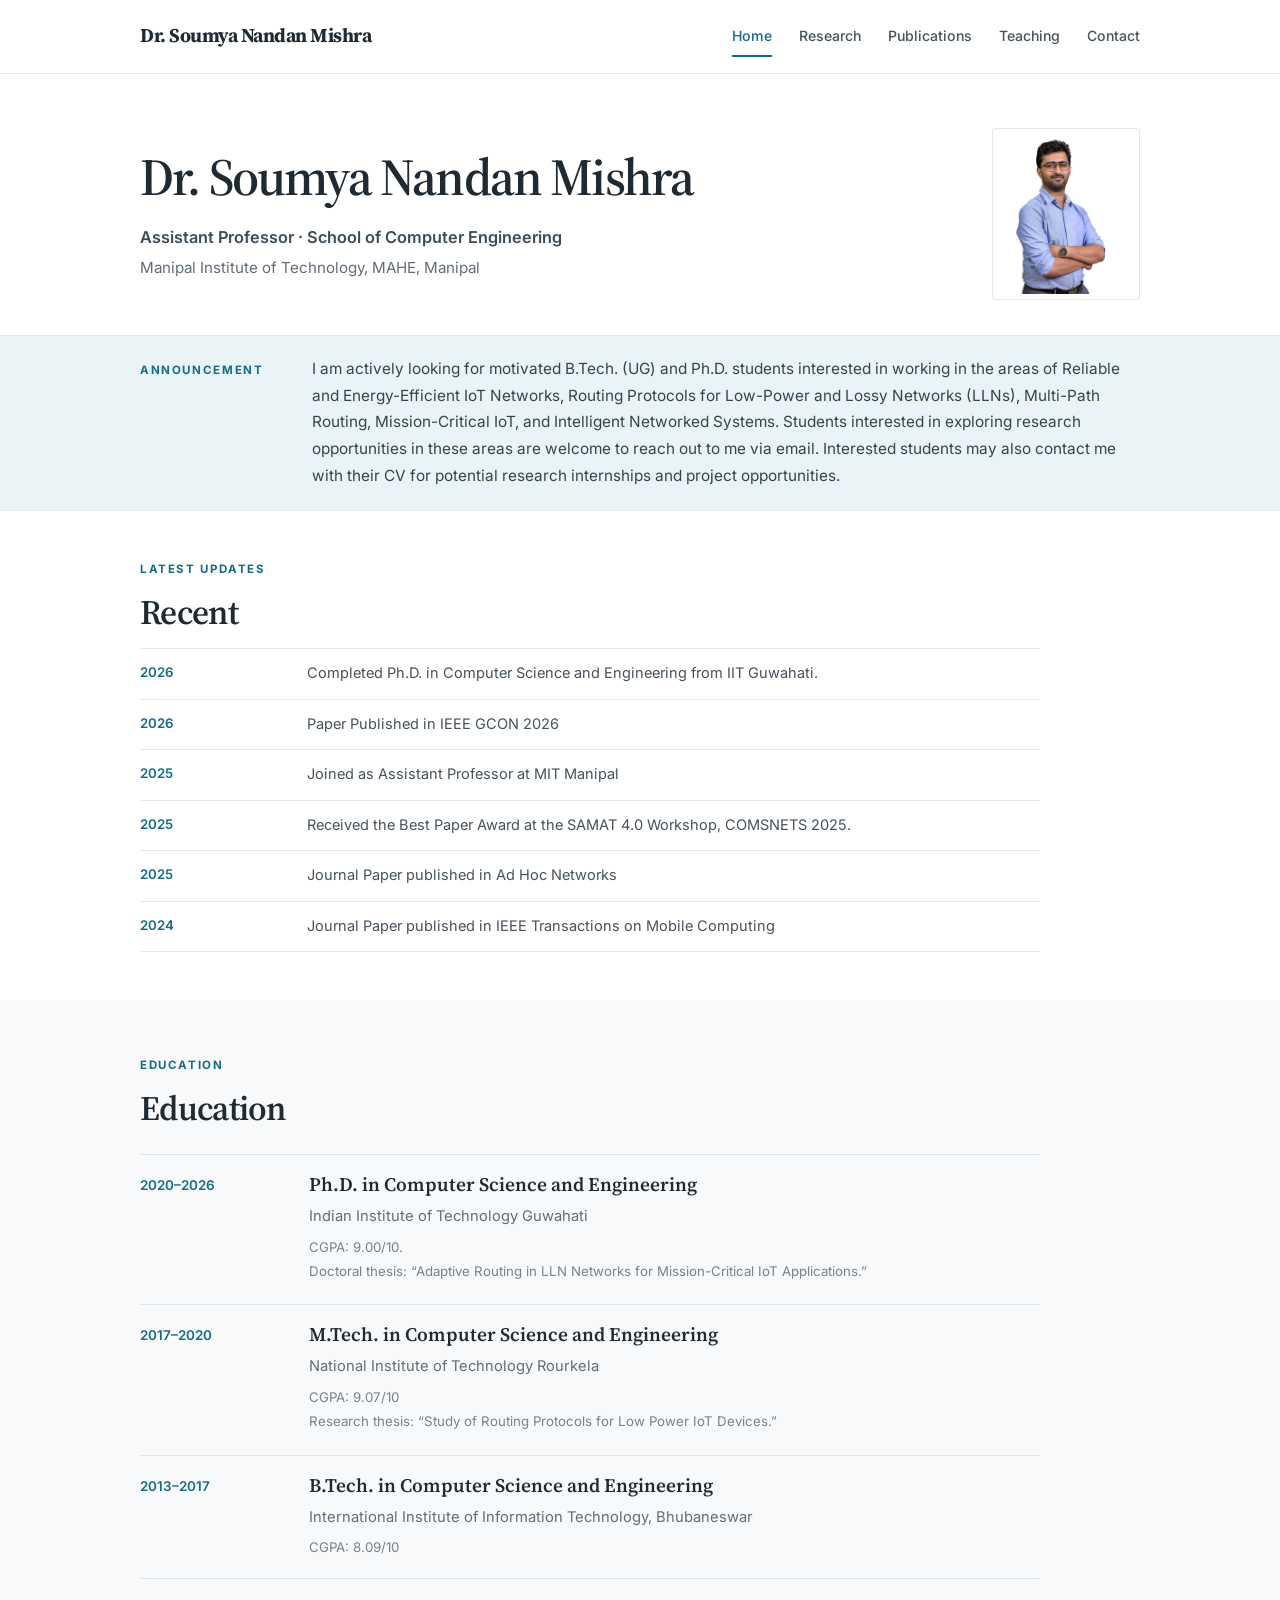
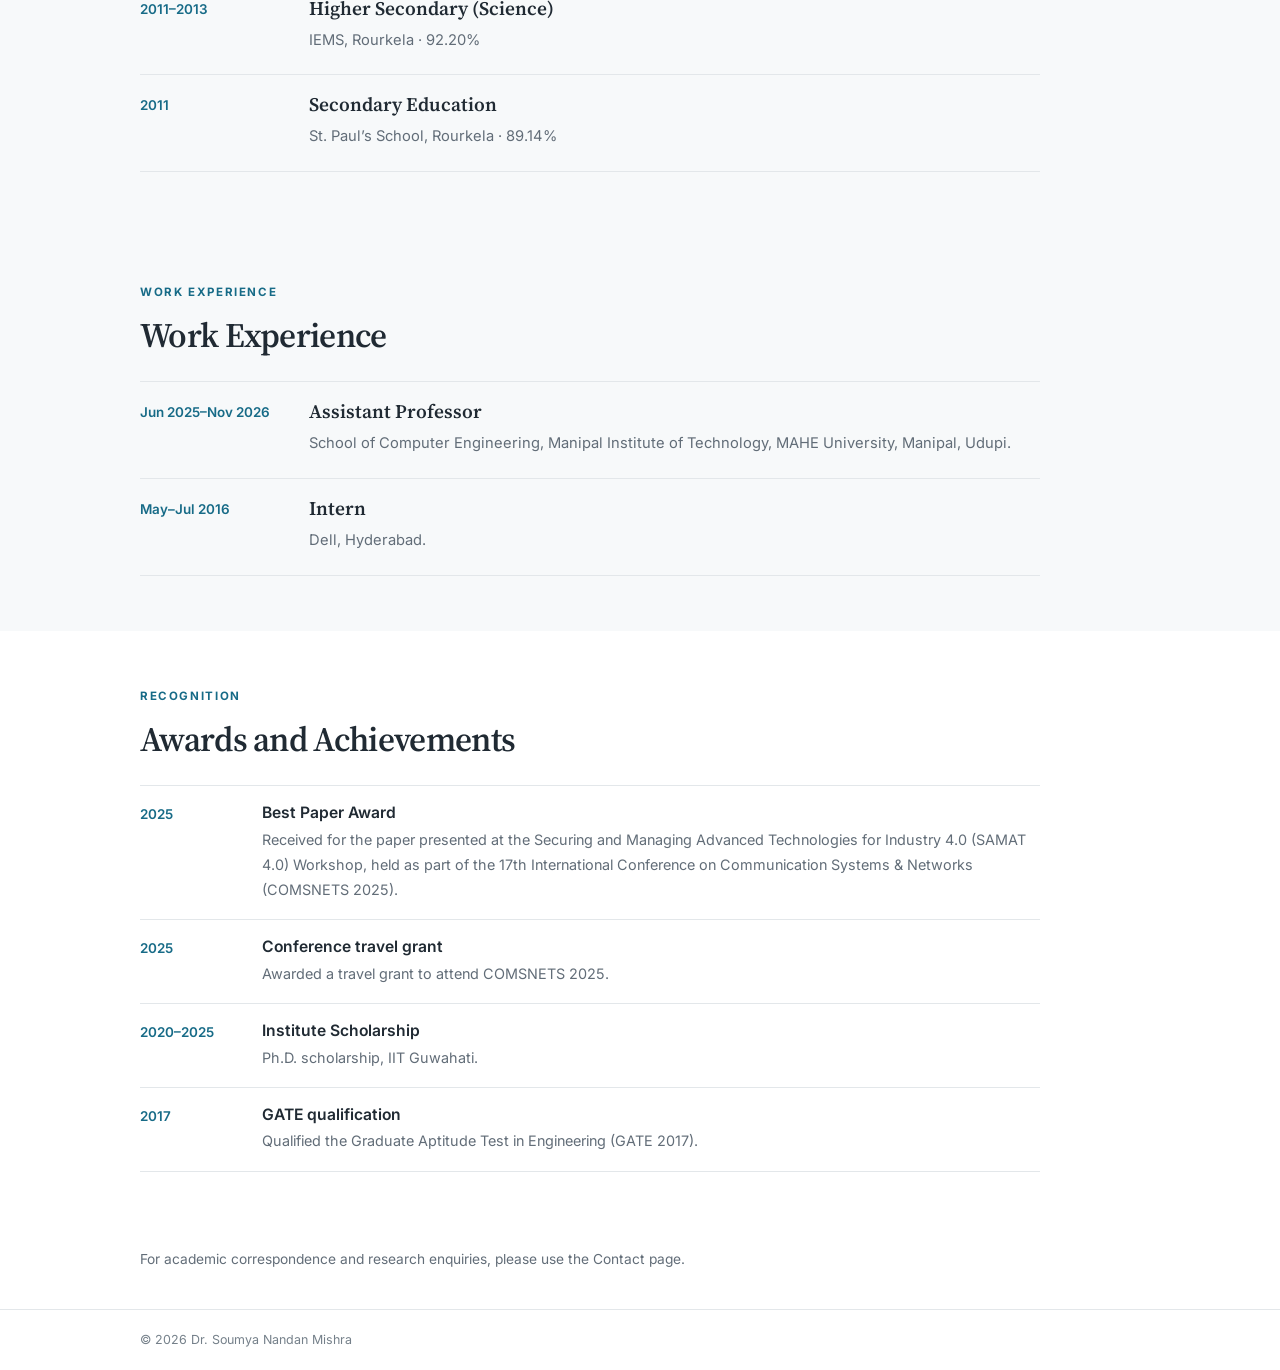
<file: index.html>
<!DOCTYPE html>
<html lang="en">
<head>
  <meta name="google-site-verification" content="OHAeYFQ4xAimFG1Bn3tbifs4q7m47kEas0073xCIag8" />
<meta charset="UTF-8"><meta name="viewport" content="width=device-width, initial-scale=1">
<meta name="description" content="Academic website of Dr. Soumya Nandan Mishra, Assistant Professor in Computer Science and Engineering at NIT Rourkela.">
<meta name="author" content="Dr. Soumya Nandan Mishra">
<title>Home</title>
<link rel="preconnect" href="https://fonts.googleapis.com"><link rel="preconnect" href="https://fonts.gstatic.com" crossorigin>
<link href="https://fonts.googleapis.com/css2?family=Inter:wght@400;500;600;700&family=Source+Serif+4:wght@400;500;600;700&display=swap" rel="stylesheet">
<link rel="stylesheet" href="assets/css/style.css"><link rel="icon" href="assets/images/favicon.svg" type="image/svg+xml">
</head>
<body>
<a class="skip-link" href="#main">Skip to content</a>
<header class="site-header"><div class="container nav-wrap">
<a class="brand" href="index.html">Dr. Soumya Nandan Mishra</a>
<button class="menu-toggle" aria-label="Toggle navigation" aria-expanded="false"><span></span><span></span><span></span></button>
<nav class="nav" aria-label="Main navigation">
<a href="index.html">Home</a><a href="research.html">Research</a><a href="publications.html">Publications</a><a href="teaching.html">Teaching</a><a href="contact.html">Contact</a>
</nav></div></header>
<main id="main">
<section class="home-intro">
  <div class="container home-intro-grid">
    <div class="home-intro-copy">
      <p class="eyebrow"></p>
      <h1>Dr. Soumya Nandan Mishra</h1>
      <p class="home-role">Assistant Professor · School of Computer Engineering</p>
      <p class="home-affiliation">Manipal Institute of Technology, MAHE, Manipal</p>
    </div>
    <img class="home-profile" src="assets/images/profile.jpg" alt="Dr. Soumya Nandan Mishra">
  </div>
</section>
<section class="announcement-section">
  <div class="container">
    <div class="section-kicker">Announcement</div>
    <p class="announcement-text">I am actively looking for motivated B.Tech. (UG) and Ph.D. students interested in working in the areas of Reliable and Energy-Efficient IoT Networks, Routing Protocols for Low-Power and Lossy Networks (LLNs), Multi-Path Routing, Mission-Critical IoT, and Intelligent Networked Systems.

Students interested in exploring research opportunities in these areas are welcome to reach out to me via email.

Interested students may also contact me with their CV for potential research internships and project opportunities.</p>
  </div>
</section>
<section class="section home-recent">
  <div class="container">
    <p class="eyebrow">LATEST UPDATES</p>
    <h2>Recent</h2>
    <ul class="recent-list">
     <li><time>2026</time><span>Completed Ph.D. in Computer Science and Engineering from IIT Guwahati.</span></li>
      <li><time>2026</time><span>Paper Published in IEEE GCON 2026</span></li>
      <li><time>2025</time><span>Joined as Assistant Professor at MIT Manipal</span></li>
      <li><time>2025</time><span>Received the Best Paper Award at the SAMAT 4.0 Workshop, COMSNETS 2025.</span></li>
      <li><time>2025</time><span>Journal Paper published in Ad Hoc Networks</span></li>
      <li><time>2024</time><span>Journal Paper published in IEEE Transactions on Mobile Computing</span></li>
    </ul>
  </div>
</section>
<section class="section section-tint" id="education"><div class="container"><p class="eyebrow">EDUCATION</p><h2>Education</h2>
<div class="timeline">
<article><time>2020–2026</time><div><h3>Ph.D. in Computer Science and Engineering</h3><p>Indian Institute of Technology Guwahati</p><span>CGPA: 9.00/10.</span><p class="detail">Doctoral thesis: “Adaptive Routing in LLN Networks for Mission-Critical IoT Applications.”</p></div></article>
<article><time>2017–2020</time><div><h3>M.Tech. in Computer Science and Engineering</h3><p>National Institute of Technology Rourkela</p><span>CGPA: 9.07/10</span><p class="detail">Research thesis: “Study of Routing Protocols for Low Power IoT Devices.”</p></div></article>
<article><time>2013–2017</time><div><h3>B.Tech. in Computer Science and Engineering</h3><p>International Institute of Information Technology, Bhubaneswar</p><span>CGPA: 8.09/10</span></div></article>
<article><time>2011–2013</time><div><h3>Higher Secondary (Science)</h3><p>IEMS, Rourkela · 92.20%</p></div></article>
<article><time>2011</time><div><h3>Secondary Education</h3><p>St. Paul’s School, Rourkela · 89.14%</p></div></article>
</div></div></section><section class="section section-tint" id="experience"><div class="container"><p class="eyebrow">WORK EXPERIENCE</p><h2>Work Experience</h2>
<div class="timeline">
<article><time>Jun 2025–Nov 2026</time><div><h3>Assistant Professor</h3><p>School of Computer Engineering, Manipal Institute of Technology, MAHE University, Manipal, Udupi.</p></div></article>
<article><time>May–Jul 2016</time><div><h3>Intern</h3><p>Dell, Hyderabad.</p></div></article>
</div>
</div></section><section class="section" id="awards"><div class="container"><p class="eyebrow">RECOGNITION</p><h2>Awards and Achievements</h2>
<div class="news-list">
<article><time>2025</time><div><h3>Best Paper Award</h3><p>Received for the paper presented at the Securing and Managing Advanced Technologies for Industry 4.0 (SAMAT 4.0) Workshop, held as part of the 17th International Conference on Communication Systems &amp; Networks (COMSNETS 2025).</p></div></article>
<article><time>2025</time><div><h3>Conference travel grant</h3><p>Awarded a travel grant to attend COMSNETS 2025.</p></div></article>
<article><time>2020–2025</time><div><h3>Institute Scholarship</h3><p>Ph.D. scholarship, IIT Guwahati.</p></div></article>
<article><time>2017</time><div><h3>GATE qualification</h3><p>Qualified the Graduate Aptitude Test in Engineering (GATE 2017).</p></div></article>
</div>


</div></section>
<section class="home-contact-note"><div class="container"><p>For academic correspondence and research enquiries, please use the Contact page.</p></div></section>
</main>
<footer class="site-footer"><div class="container footer-inner"><span>© <span id="year"></span> Dr. Soumya Nandan Mishra</span></div></footer>
<script src="assets/js/main.js"></script>
</body></html>
</file>
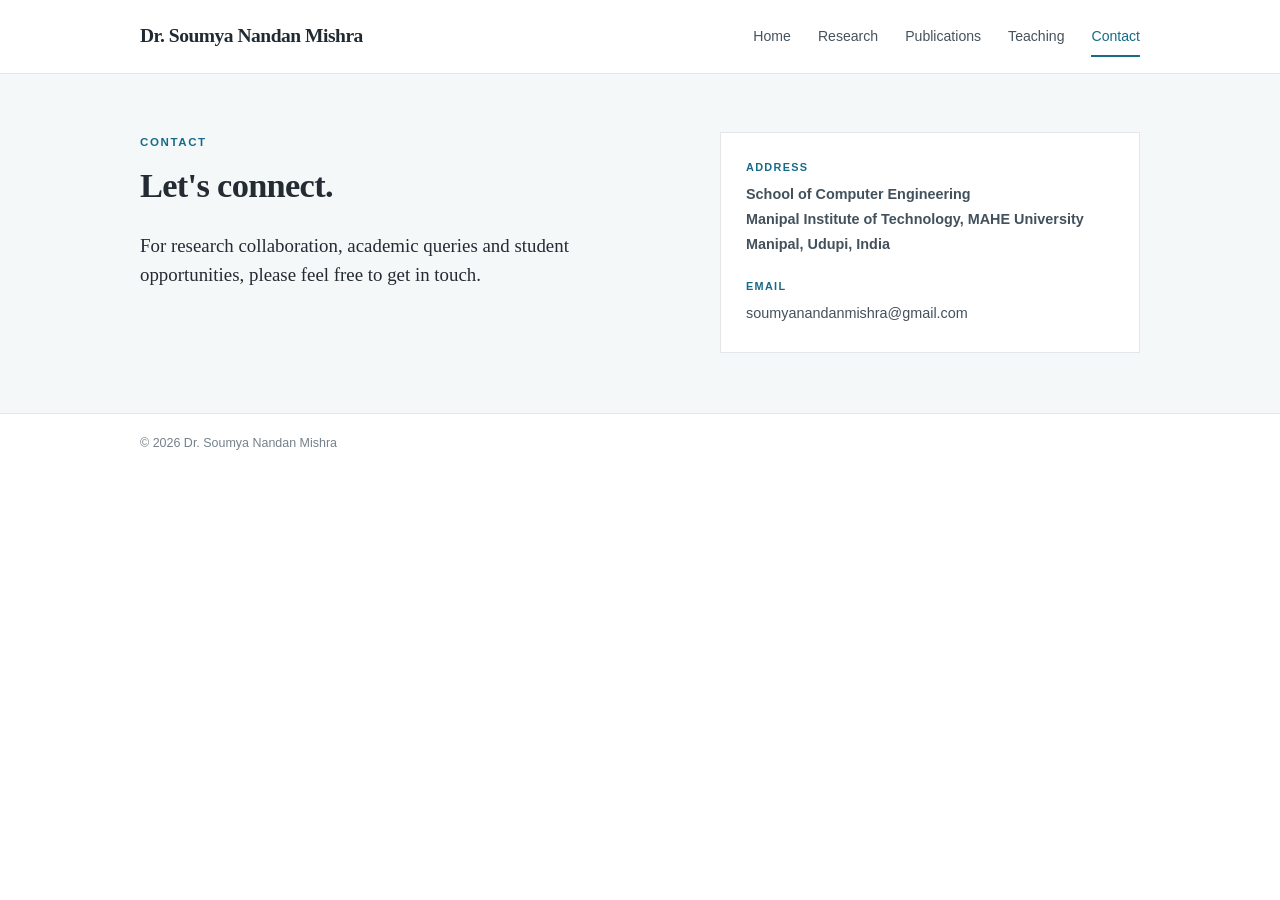
<file: contact.html>
<!DOCTYPE html><html lang="en"><head>
<meta charset="utf-8"/><meta content="width=device-width, initial-scale=1" name="viewport"/>
<meta content="Academic website of Dr. Soumya Nandan Mishra, Assistant Professor at NIT Rourkela. Research in IoT, reliable routing, mission-critical networks and wireless sensor networks." name="description"/>
<meta content="Dr. Soumya Nandan Mishra" name="author"/>
<title>Contact | Dr. Soumya Nandan Mishra</title>
<link href="https://fonts.googleapis.com" rel="preconnect"/><link crossorigin="" href="https://fonts.gstatic.com" rel="preconnect"/>
<link href="https://fonts.googleapis.com/css2?family=DM+Sans:wght@400;500;600;700&amp;family=Manrope:wght@400;500;600;700;800&amp;display=swap" rel="stylesheet"/>
<link href="assets/css/style.css" rel="stylesheet"/><link href="assets/images/favicon.svg" rel="icon" type="image/svg+xml"/>
</head><body><a class="skip-link" href="#main">Skip to content</a><header class="site-header"><div class="container nav-wrap">
<a class="brand" href="index.html">Dr. Soumya Nandan Mishra</a>
<button class="menu-toggle" aria-label="Toggle navigation" aria-expanded="false"><span></span><span></span><span></span></button>
<nav class="nav" aria-label="Main navigation">
<a href="index.html">Home</a><a href="research.html">Research</a><a href="publications.html">Publications</a><a href="teaching.html">Teaching</a><a href="contact.html" class="nav-contact">Contact</a>
</nav></div></header><main id="main"><section class="section contact-section" id="contact"><div class="container contact-grid"><div><p class="eyebrow">CONTACT</p><h2>Let's connect.</h2><p class="lead">For research collaboration, academic queries and student opportunities, please feel free to get in touch.</p></div>
<div class="contact-card"><div><span class="contact-label">Address</span><strong>School of Computer Engineering<br/>Manipal Institute of Technology, MAHE University<br/>Manipal, Udupi, India</strong></div><div><span class="contact-label">Email</span><a href="mailto:soumyanandanmishra@gmail.com">soumyanandanmishra@gmail.com</a></div></div></div></section></main><footer class="site-footer"><div class="container footer-inner"><span>© <span id="year"></span> Dr. Soumya Nandan Mishra</span></div></footer><script src="assets/js/main.js"></script></body></html>
</file>
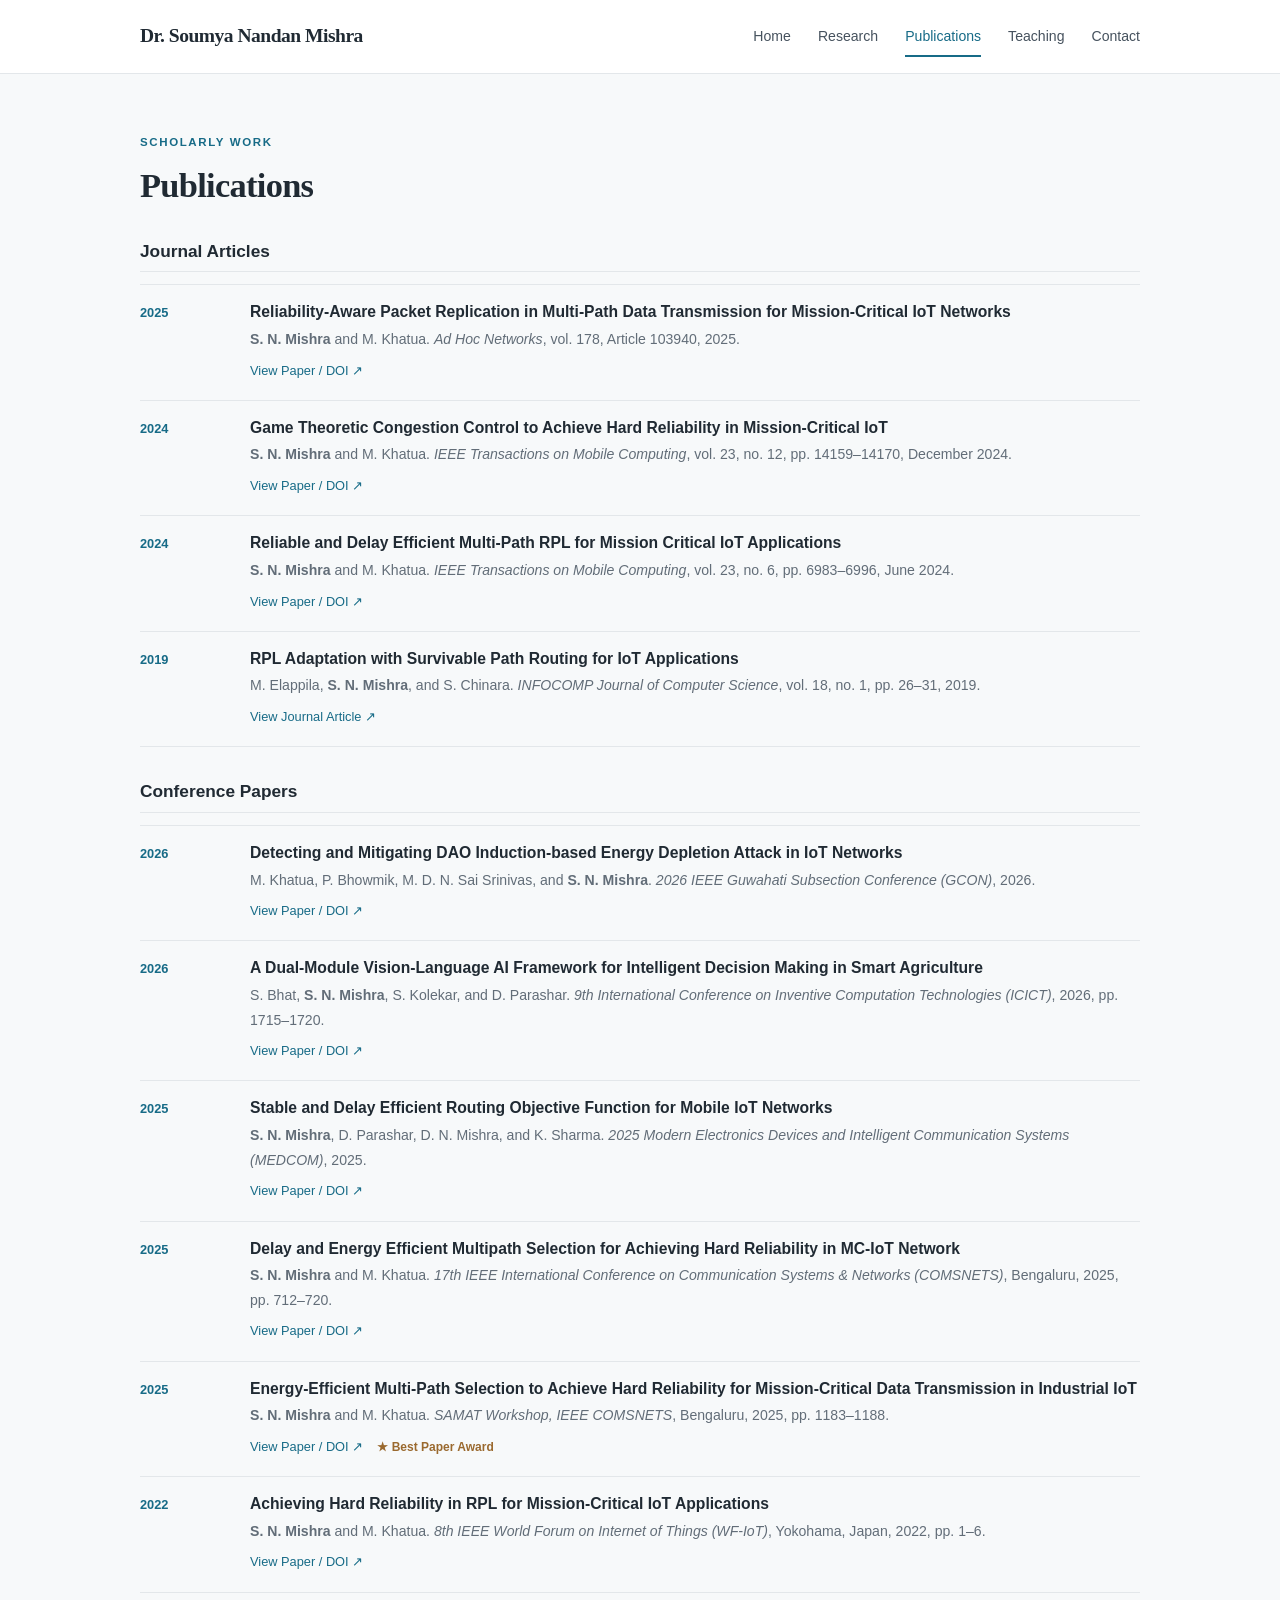
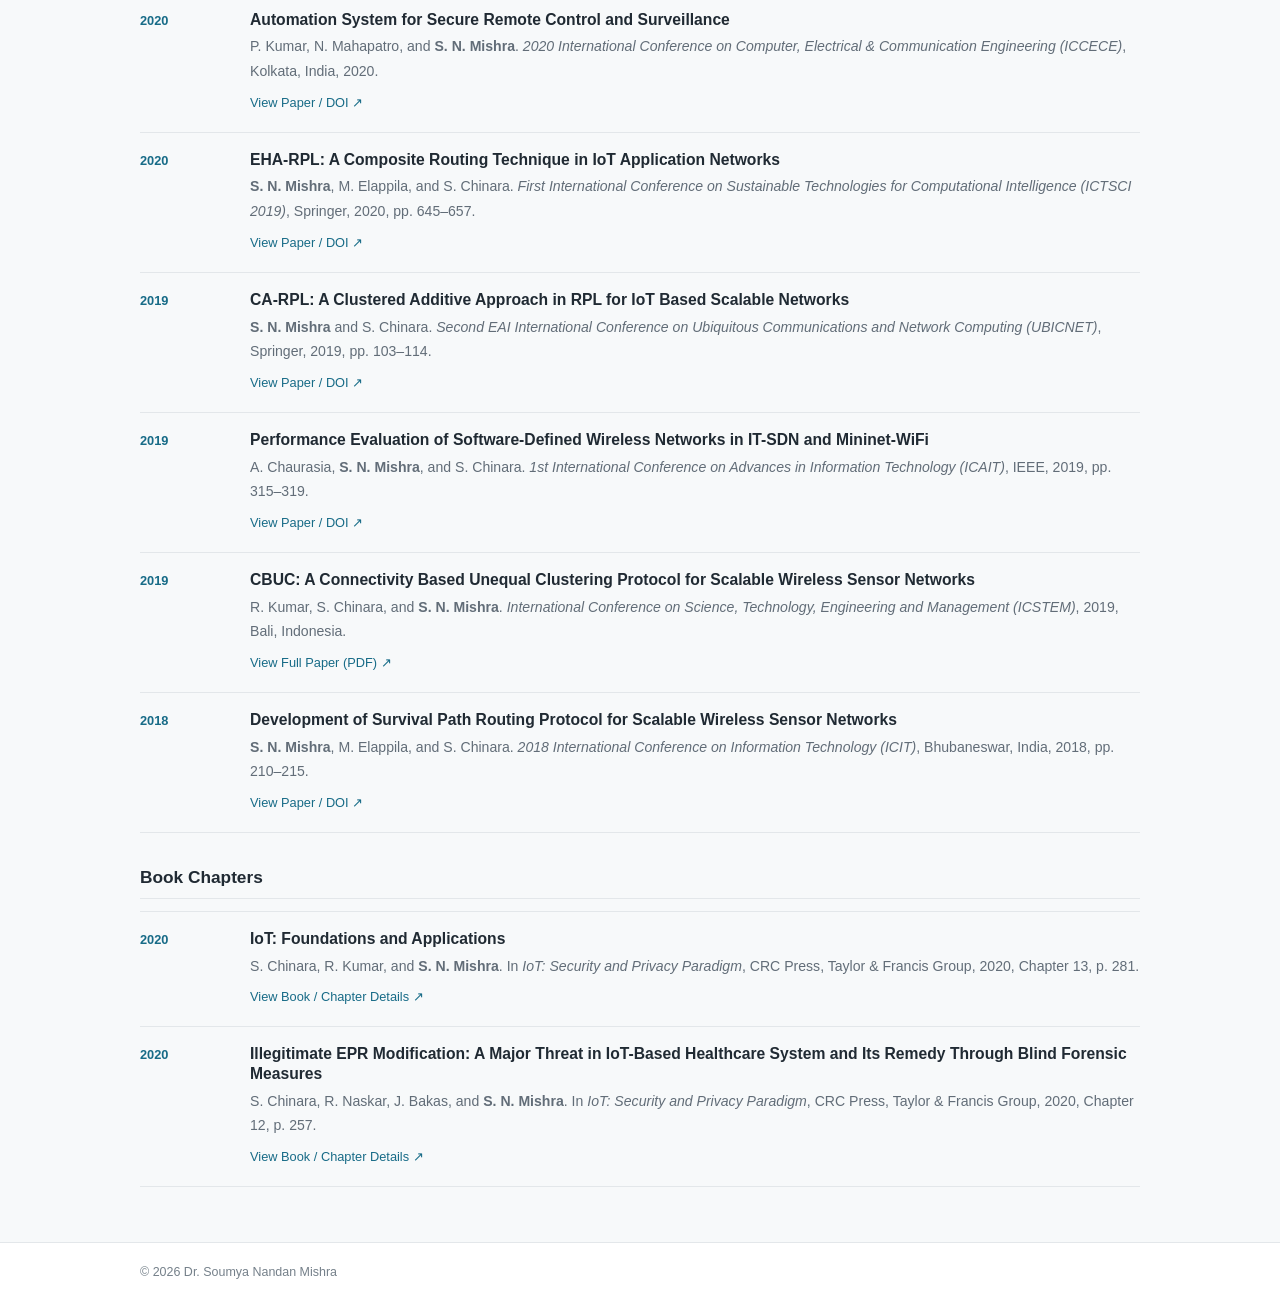
<file: publications.html>
<!DOCTYPE html>
<html lang="en">
<head>
<meta charset="utf-8"/>
<meta content="width=device-width, initial-scale=1" name="viewport"/>
<meta content="Academic website of Dr. Soumya Nandan Mishra, Assistant Professor at NIT Rourkela. Research in IoT, reliable routing, mission-critical networks and wireless sensor networks." name="description"/>
<meta content="Dr. Soumya Nandan Mishra" name="author"/>

<title>Publications | Dr. Soumya Nandan Mishra</title>

<link href="https://fonts.googleapis.com" rel="preconnect"/>
<link crossorigin="" href="https://fonts.gstatic.com" rel="preconnect"/>
<link href="https://fonts.googleapis.com/css2?family=DM+Sans:wght@400;500;600;700&family=Manrope:wght@400;500;600;700;800&display=swap" rel="stylesheet"/>

<link href="assets/css/style.css" rel="stylesheet"/>
<link href="assets/images/favicon.svg" rel="icon" type="image/svg+xml"/>
</head>

<body>

<a class="skip-link" href="#main">Skip to content</a>

<header class="site-header">
<div class="container nav-wrap">

<a class="brand" href="index.html">Dr. Soumya Nandan Mishra</a>

<button class="menu-toggle" aria-label="Toggle navigation" aria-expanded="false">
<span></span><span></span><span></span>
</button>

<nav class="nav" aria-label="Main navigation">
<a href="index.html">Home</a>
<a href="research.html">Research</a>
<a href="publications.html" aria-current="page">Publications</a>
<a href="teaching.html">Teaching</a>
<a href="contact.html" class="nav-contact">Contact</a>
</nav>

</div>
</header>

<main id="main">

<section class="section section-tint" id="publications">
<div class="container">

<p class="eyebrow">SCHOLARLY WORK</p>

<h2>Publications</h2>

<p class="section-intro">

</p>


<!-- JOURNAL ARTICLES: 4 -->

<h3 class="pub-heading">Journal Articles</h3>

<div class="publication-list">

<article class="publication">
<div class="pub-year">2025</div>
<div class="pub-content">
<h3>Reliability-Aware Packet Replication in Multi-Path Data Transmission for Mission-Critical IoT Networks</h3>
<p><strong>S. N. Mishra</strong> and M. Khatua. <em>Ad Hoc Networks</em>, vol. 178, Article 103940, 2025.</p>
<a class="doi" href="https://doi.org/10.1016/j.adhoc.2025.103940" target="_blank" rel="noopener">View Paper / DOI ↗</a>
</div>
</article>

<article class="publication">
<div class="pub-year">2024</div>
<div class="pub-content">
<h3>Game Theoretic Congestion Control to Achieve Hard Reliability in Mission-Critical IoT</h3>
<p><strong>S. N. Mishra</strong> and M. Khatua. <em>IEEE Transactions on Mobile Computing</em>, vol. 23, no. 12, pp. 14159–14170, December 2024.</p>
<a class="doi" href="https://doi.org/10.1109/TMC.2024.3437483" target="_blank" rel="noopener">View Paper / DOI ↗</a>
</div>
</article>

<article class="publication">
<div class="pub-year">2024</div>
<div class="pub-content">
<h3>Reliable and Delay Efficient Multi-Path RPL for Mission Critical IoT Applications</h3>
<p><strong>S. N. Mishra</strong> and M. Khatua. <em>IEEE Transactions on Mobile Computing</em>, vol. 23, no. 6, pp. 6983–6996, June 2024.</p>
<a class="doi" href="https://doi.org/10.1109/TMC.2023.3328346" target="_blank" rel="noopener">View Paper / DOI ↗</a>
</div>
</article>

<article class="publication">
<div class="pub-year">2019</div>
<div class="pub-content">
<h3>RPL Adaptation with Survivable Path Routing for IoT Applications</h3>
<p>M. Elappila, <strong>S. N. Mishra</strong>, and S. Chinara. <em>INFOCOMP Journal of Computer Science</em>, vol. 18, no. 1, pp. 26–31, 2019.</p>
<a class="doi" href="https://infocomp.dcc.ufla.br/index.php/infocomp/article/view/579" target="_blank" rel="noopener">View Journal Article ↗</a>
</div>
</article>

</div>


<!-- CONFERENCE PAPERS: 12 -->

<h3 class="pub-heading">Conference Papers</h3>

<div class="publication-list">

<!-- 2026 -->

<article class="publication">
<div class="pub-year">2026</div>
<div class="pub-content">
<h3>Detecting and Mitigating DAO Induction-based Energy Depletion Attack in IoT Networks</h3>
<p>M. Khatua, P. Bhowmik, M. D. N. Sai Srinivas, and <strong>S. N. Mishra</strong>. <em>2026 IEEE Guwahati Subsection Conference (GCON)</em>, 2026.</p>
<a class="doi" href="https://doi.org/10.1109/GCON69192.2026.11648412" target="_blank" rel="noopener">View Paper / DOI ↗</a>
</div>
</article>

<article class="publication">
<div class="pub-year">2026</div>
<div class="pub-content">
<h3>A Dual-Module Vision-Language AI Framework for Intelligent Decision Making in Smart Agriculture</h3>
<p>S. Bhat, <strong>S. N. Mishra</strong>, S. Kolekar, and D. Parashar. <em>9th International Conference on Inventive Computation Technologies (ICICT)</em>, 2026, pp. 1715–1720.</p>
<a class="doi" href="https://doi.org/10.1109/ICICT68280.2026.11511064" target="_blank" rel="noopener">View Paper / DOI ↗</a>
</div>
</article>

<!-- 2025 -->

<article class="publication">
<div class="pub-year">2025</div>
<div class="pub-content">
<h3>Stable and Delay Efficient Routing Objective Function for Mobile IoT Networks</h3>
<p><strong>S. N. Mishra</strong>, D. Parashar, D. N. Mishra, and K. Sharma. <em>2025 Modern Electronics Devices and Intelligent Communication Systems (MEDCOM)</em>, 2025.</p>
<a class="doi" href="https://doi.org/10.1109/MEDCOM67532.2025.11405336" target="_blank" rel="noopener">View Paper / DOI ↗</a>
</div>
</article>

<article class="publication">
<div class="pub-year">2025</div>
<div class="pub-content">
<h3>Delay and Energy Efficient Multipath Selection for Achieving Hard Reliability in MC-IoT Network</h3>
<p><strong>S. N. Mishra</strong> and M. Khatua. <em>17th IEEE International Conference on Communication Systems &amp; Networks (COMSNETS)</em>, Bengaluru, 2025, pp. 712–720.</p>
<a class="doi" href="https://doi.org/10.1109/COMSNETS63942.2025.10885624" target="_blank" rel="noopener">View Paper / DOI ↗</a>
</div>
</article>

<article class="publication award">
<div class="pub-year">2025</div>
<div class="pub-content">
<h3>Energy-Efficient Multi-Path Selection to Achieve Hard Reliability for Mission-Critical Data Transmission in Industrial IoT</h3>
<p><strong>S. N. Mishra</strong> and M. Khatua. <em>SAMAT Workshop, IEEE COMSNETS</em>, Bengaluru, 2025, pp. 1183–1188.</p>
<a class="doi" href="https://doi.org/10.1109/COMSNETS63942.2025.10885735" target="_blank" rel="noopener">View Paper / DOI ↗</a>
<span class="award-label">★ Best Paper Award</span>
</div>
</article>

<!-- 2022 -->

<article class="publication">
<div class="pub-year">2022</div>
<div class="pub-content">
<h3>Achieving Hard Reliability in RPL for Mission-Critical IoT Applications</h3>
<p><strong>S. N. Mishra</strong> and M. Khatua. <em>8th IEEE World Forum on Internet of Things (WF-IoT)</em>, Yokohama, Japan, 2022, pp. 1–6.</p>
<a class="doi" href="https://doi.org/10.1109/WF-IoT54382.2022.10152158" target="_blank" rel="noopener">View Paper / DOI ↗</a>
</div>
</article>

<!-- 2020 -->

<article class="publication">
<div class="pub-year">2020</div>
<div class="pub-content">
<h3>Automation System for Secure Remote Control and Surveillance</h3>
<p>P. Kumar, N. Mahapatro, and <strong>S. N. Mishra</strong>. <em>2020 International Conference on Computer, Electrical &amp; Communication Engineering (ICCECE)</em>, Kolkata, India, 2020.</p>
<a class="doi" href="https://doi.org/10.1109/ICCECE48148.2020.9223080" target="_blank" rel="noopener">View Paper / DOI ↗</a>
</div>
</article>

<article class="publication">
<div class="pub-year">2020</div>
<div class="pub-content">
<h3>EHA-RPL: A Composite Routing Technique in IoT Application Networks</h3>
<p><strong>S. N. Mishra</strong>, M. Elappila, and S. Chinara. <em>First International Conference on Sustainable Technologies for Computational Intelligence (ICTSCI 2019)</em>, Springer, 2020, pp. 645–657.</p>
<a class="doi" href="https://doi.org/10.1007/978-981-15-0029-9_51" target="_blank" rel="noopener">View Paper / DOI ↗</a>
</div>
</article>

<!-- 2019 -->

<article class="publication">
<div class="pub-year">2019</div>
<div class="pub-content">
<h3>CA-RPL: A Clustered Additive Approach in RPL for IoT Based Scalable Networks</h3>
<p><strong>S. N. Mishra</strong> and S. Chinara. <em>Second EAI International Conference on Ubiquitous Communications and Network Computing (UBICNET)</em>, Springer, 2019, pp. 103–114.</p>
<a class="doi" href="https://doi.org/10.1007/978-3-030-20615-4_8" target="_blank" rel="noopener">View Paper / DOI ↗</a>
</div>
</article>

<article class="publication">
<div class="pub-year">2019</div>
<div class="pub-content">
<h3>Performance Evaluation of Software-Defined Wireless Networks in IT-SDN and Mininet-WiFi</h3>
<p>A. Chaurasia, <strong>S. N. Mishra</strong>, and S. Chinara. <em>1st International Conference on Advances in Information Technology (ICAIT)</em>, IEEE, 2019, pp. 315–319.</p>
<a class="doi" href="https://doi.org/10.1109/ICAIT47043.2019.8987342" target="_blank" rel="noopener">View Paper / DOI ↗</a>
</div>
</article>

<article class="publication">
<div class="pub-year">2019</div>
<div class="pub-content">
<h3>CBUC: A Connectivity Based Unequal Clustering Protocol for Scalable Wireless Sensor Networks</h3>
<p>R. Kumar, S. Chinara, and <strong>S. N. Mishra</strong>. <em>International Conference on Science, Technology, Engineering and Management (ICSTEM)</em>, 2019, Bali, Indonesia.</p>
<a class="doi" href="https://dspace.nitrkl.ac.in/dspace/bitstream/2080/3488/1/2019_ICSTEM_RKumar_CBUC.pdf" target="_blank" rel="noopener">View Full Paper (PDF) ↗</a>
</div>
</article>

<!-- 2018 -->

<article class="publication">
<div class="pub-year">2018</div>
<div class="pub-content">
<h3>Development of Survival Path Routing Protocol for Scalable Wireless Sensor Networks</h3>
<p><strong>S. N. Mishra</strong>, M. Elappila, and S. Chinara. <em>2018 International Conference on Information Technology (ICIT)</em>, Bhubaneswar, India, 2018, pp. 210–215.</p>
<a class="doi" href="https://doi.org/10.1109/ICIT.2018.00051" target="_blank" rel="noopener">View Paper / DOI ↗</a>
</div>
</article>

</div>


<!-- BOOK CHAPTERS: 2 -->

<h3 class="pub-heading">Book Chapters</h3>

<div class="publication-list">

<article class="publication">
<div class="pub-year">2020</div>
<div class="pub-content">
<h3>IoT: Foundations and Applications</h3>
<p>S. Chinara, R. Kumar, and <strong>S. N. Mishra</strong>. In <em>IoT: Security and Privacy Paradigm</em>, CRC Press, Taylor &amp; Francis Group, 2020, Chapter 13, p. 281.</p>
<a class="doi" href="https://www.routledge.com/IoT-Security-and-Privacy-Paradigm/Pal-Diaz-Le/p/book/9780367253844" target="_blank" rel="noopener">View Book / Chapter Details ↗</a>
</div>
</article>

<article class="publication">
<div class="pub-year">2020</div>
<div class="pub-content">
<h3>Illegitimate EPR Modification: A Major Threat in IoT-Based Healthcare System and Its Remedy Through Blind Forensic Measures</h3>
<p>S. Chinara, R. Naskar, J. Bakas, and <strong>S. N. Mishra</strong>. In <em>IoT: Security and Privacy Paradigm</em>, CRC Press, Taylor &amp; Francis Group, 2020, Chapter 12, p. 257.</p>
<a class="doi" href="https://www.routledge.com/IoT-Security-and-Privacy-Paradigm/Pal-Diaz-Le/p/book/9780367253844" target="_blank" rel="noopener">View Book / Chapter Details ↗</a>
</div>
</article>

</div>

</div>
</section>

</main>

<footer class="site-footer">
<div class="container footer-inner">
<span>© <span id="year"></span> Dr. Soumya Nandan Mishra</span>


</div>
</footer>

<script src="assets/js/main.js"></script>

</body>
</html>
</file>
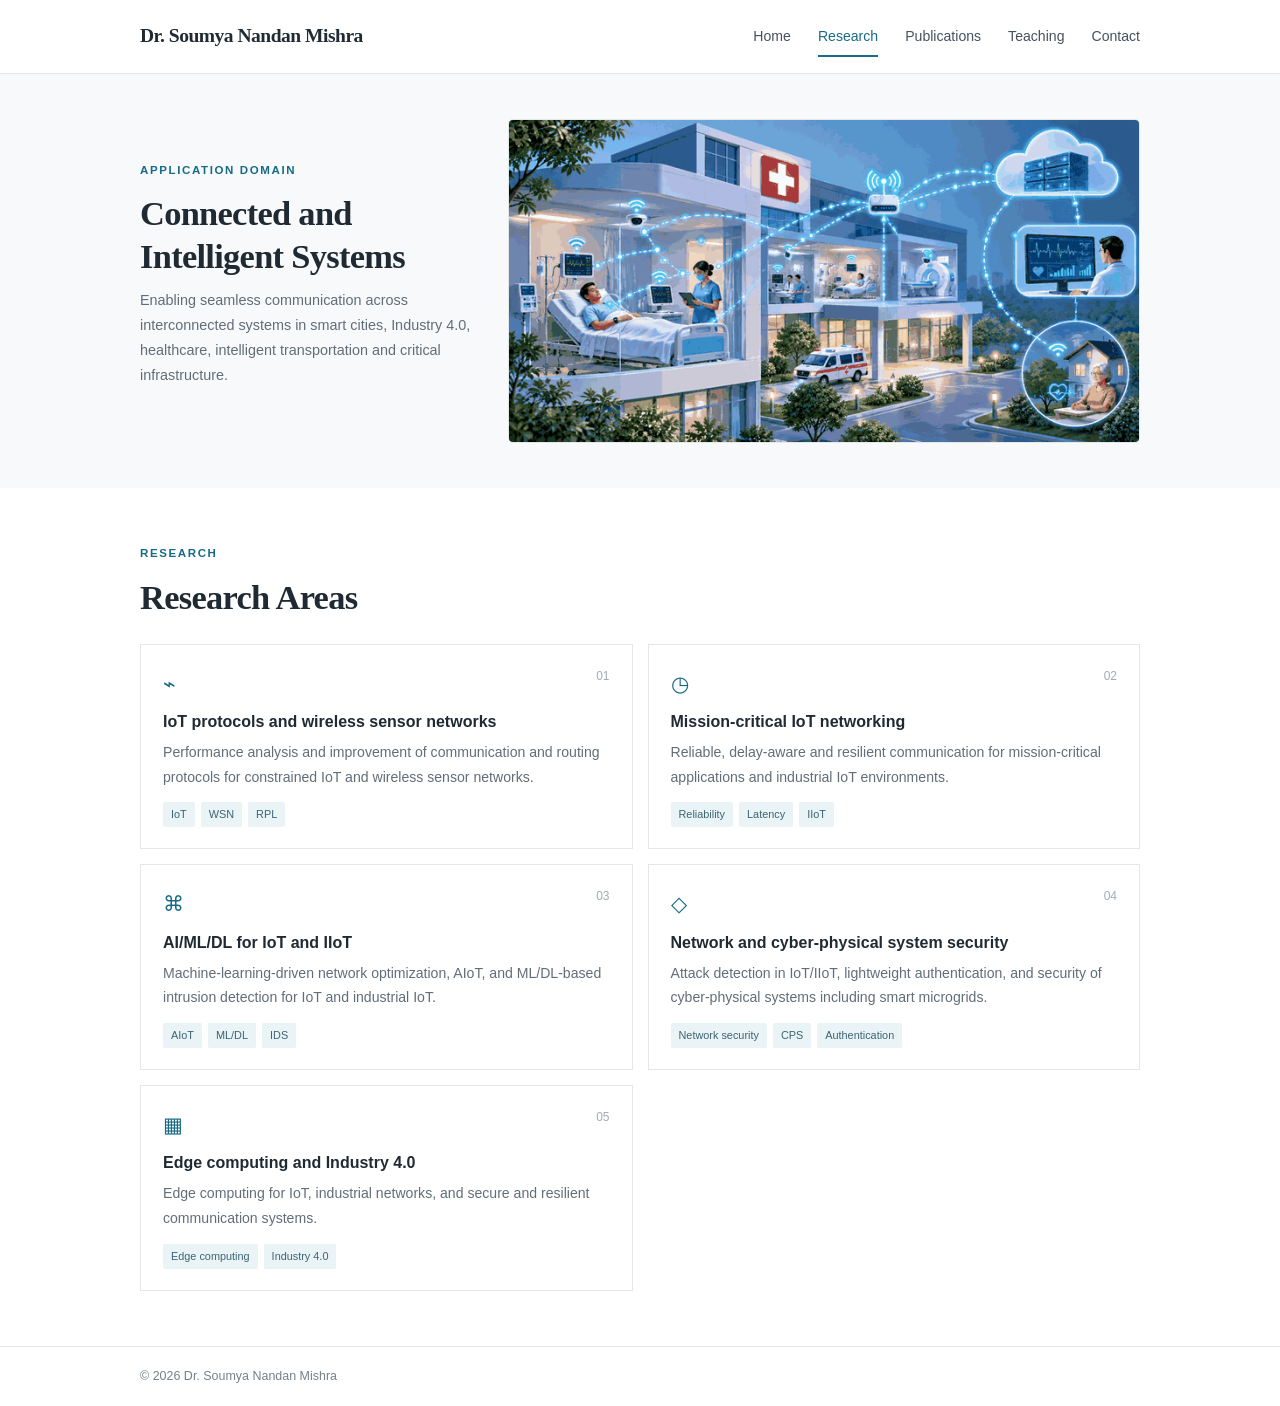
<file: research.html>
<!DOCTYPE html>
<html lang="en">

<head>
<meta charset="utf-8"/>
<meta content="width=device-width, initial-scale=1" name="viewport"/>

<meta content="Academic website of Dr. Soumya Nandan Mishra, Assistant Professor at NIT Rourkela. Research in IoT, reliable routing, mission-critical networks and wireless sensor networks." name="description"/>

<meta content="Dr. Soumya Nandan Mishra" name="author"/>

<title>Research | Dr. Soumya Nandan Mishra</title>

<link href="https://fonts.googleapis.com" rel="preconnect"/>
<link crossorigin="" href="https://fonts.gstatic.com" rel="preconnect"/>

<link href="https://fonts.googleapis.com/css2?family=DM+Sans:wght@400;500;600;700&amp;family=Manrope:wght@400;500;600;700;800&amp;display=swap" rel="stylesheet"/>

<link href="assets/css/style.css" rel="stylesheet"/>
<link href="assets/images/favicon.svg" rel="icon" type="image/svg+xml"/>

</head>

<body>

<a class="skip-link" href="#main">Skip to content</a>

<header class="site-header">

<div class="container nav-wrap">

<a class="brand" href="index.html">Dr. Soumya Nandan Mishra</a>

<button class="menu-toggle" aria-label="Toggle navigation" aria-expanded="false">
<span></span>
<span></span>
<span></span>
</button>

<nav class="nav" aria-label="Main navigation">
<a href="index.html">Home</a>
<a href="research.html" aria-current="page">Research</a>
<a href="publications.html">Publications</a>
<a href="teaching.html">Teaching</a>
<a href="contact.html" class="nav-contact">Contact</a>
</nav>

</div>

</header>

<main id="main">

<!-- APPLICATION DOMAIN SECTION (MOVED FIRST) -->

<section class="iot-visual-section">

<div class="container iot-visual-wrap">

<div class="iot-visual-copy">

<p class="eyebrow">APPLICATION DOMAIN</p>

<h2>Connected and Intelligent Systems</h2>

<p>
Enabling seamless communication across interconnected systems in smart cities, Industry 4.0, healthcare, intelligent transportation and critical infrastructure.
</p>

</div>

<img
class="smart-hospital-visual"
src="assets/images/smart-hospital-network.gif"
alt="Animated smart hospital network"
/>

</div>

</section>


<!-- RESEARCH AREAS SECTION (MOVED SECOND) -->

<section class="section" id="research">

<div class="container">

<p class="eyebrow">RESEARCH</p>

<div class="section-heading-row">
<h2>Research Areas</h2>
</div>

<div class="research-grid">

<article class="research-card">

<span class="card-number">01</span>
<div class="card-icon">⌁</div>

<h3>IoT protocols and wireless sensor networks</h3>

<p>
Performance analysis and improvement of communication and routing protocols for constrained IoT and wireless sensor networks.
</p>

<div class="tag-list">
<span>IoT</span>
<span>WSN</span>
<span>RPL</span>
</div>

</article>


<article class="research-card">

<span class="card-number">02</span>
<div class="card-icon">◷</div>

<h3>Mission-critical IoT networking</h3>

<p>
Reliable, delay-aware and resilient communication for mission-critical applications and industrial IoT environments.
</p>

<div class="tag-list">
<span>Reliability</span>
<span>Latency</span>
<span>IIoT</span>
</div>

</article>


<article class="research-card">

<span class="card-number">03</span>
<div class="card-icon">⌘</div>

<h3>AI/ML/DL for IoT and IIoT</h3>

<p>
Machine-learning-driven network optimization, AIoT, and ML/DL-based intrusion detection for IoT and industrial IoT.
</p>

<div class="tag-list">
<span>AIoT</span>
<span>ML/DL</span>
<span>IDS</span>
</div>

</article>


<article class="research-card">

<span class="card-number">04</span>
<div class="card-icon">◇</div>

<h3>Network and cyber-physical system security</h3>

<p>
Attack detection in IoT/IIoT, lightweight authentication, and security of cyber-physical systems including smart microgrids.
</p>

<div class="tag-list">
<span>Network security</span>
<span>CPS</span>
<span>Authentication</span>
</div>

</article>


<article class="research-card">

<span class="card-number">05</span>
<div class="card-icon">▦</div>

<h3>Edge computing and Industry 4.0</h3>

<p>
Edge computing for IoT, industrial networks, and secure and resilient communication systems.
</p>

<div class="tag-list">
<span>Edge computing</span>
<span>Industry 4.0</span>
</div>

</article>

</div>

</div>

</section>

</main>


<footer class="site-footer">

<div class="container footer-inner">

<span>
© <span id="year"></span> Dr. Soumya Nandan Mishra
</span>

</div>

</footer>

<script src="assets/js/main.js"></script>

</body>
</html>
</file>
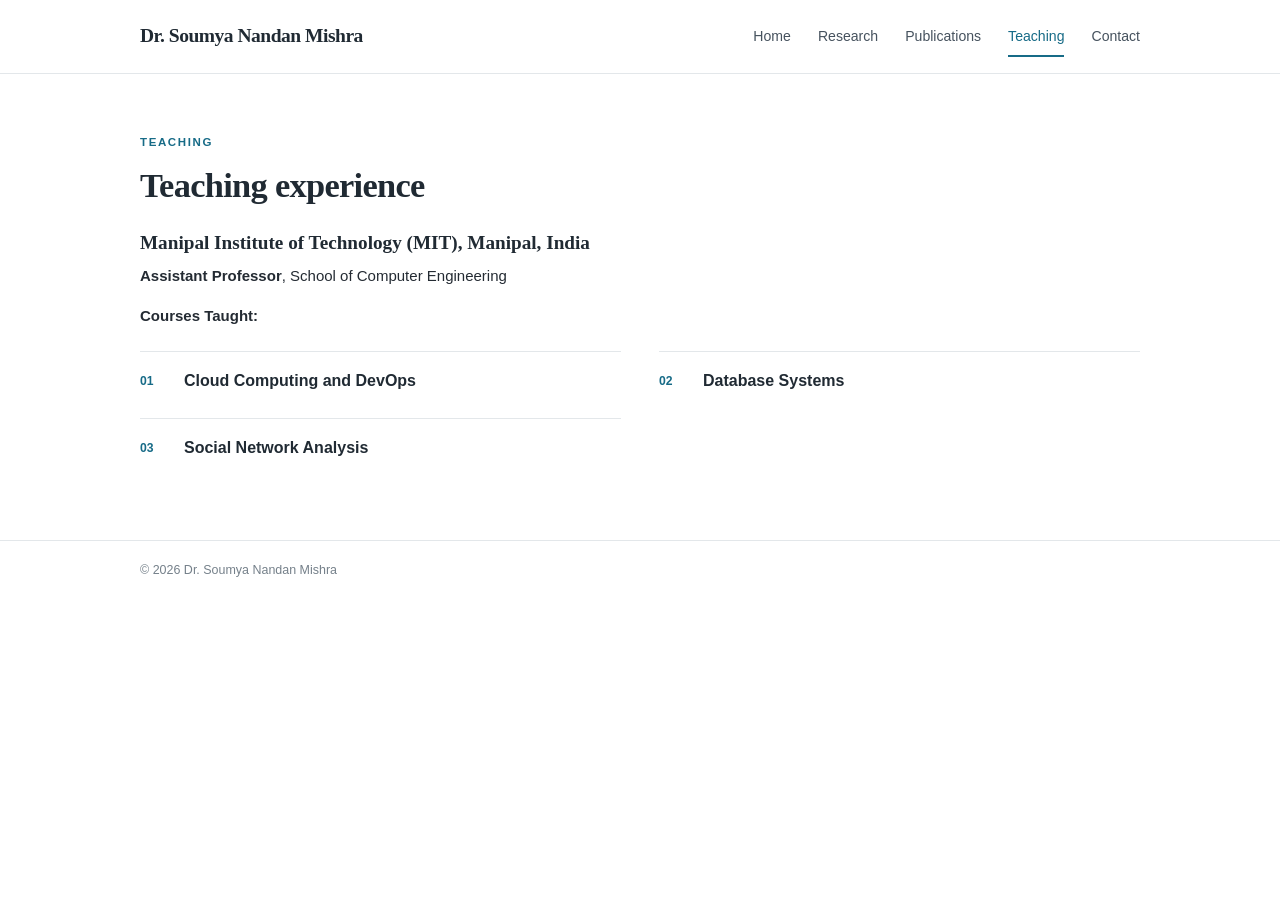
<file: teaching.html>
<!DOCTYPE html>
<html lang="en">

<head>
    <meta charset="utf-8"/>
    <meta content="width=device-width, initial-scale=1" name="viewport"/>

    <meta content="Teaching experience of Dr. Soumya Nandan Mishra, Assistant Professor at Manipal Institute of Technology, School of Computer Engineering."
          name="description"/>

    <meta content="Dr. Soumya Nandan Mishra" name="author"/>

    <title>Teaching | Dr. Soumya Nandan Mishra</title>

    <link href="https://fonts.googleapis.com" rel="preconnect"/>
    <link crossorigin="" href="https://fonts.gstatic.com" rel="preconnect"/>

    <link href="https://fonts.googleapis.com/css2?family=DM+Sans:wght@400;500;600;700&family=Manrope:wght@400;500;600;700;800&display=swap"
          rel="stylesheet"/>

    <link href="assets/css/style.css" rel="stylesheet"/>
    <link href="assets/images/favicon.svg" rel="icon" type="image/svg+xml"/>
</head>

<body>

<a class="skip-link" href="#main">Skip to content</a>

<header class="site-header">

    <div class="container nav-wrap">

        <a class="brand" href="index.html">
            Dr. Soumya Nandan Mishra
        </a>

        <button class="menu-toggle"
                aria-label="Toggle navigation"
                aria-expanded="false">
            <span></span>
            <span></span>
            <span></span>
        </button>

        <nav class="nav" aria-label="Main navigation">
            <a href="index.html">Home</a>
            <a href="research.html">Research</a>
            <a href="publications.html">Publications</a>
            <a href="teaching.html" aria-current="page">Teaching</a>
            <a href="contact.html" class="nav-contact">Contact</a>
        </nav>

    </div>

</header>

<main id="main">

    <section class="section" id="teaching">

        <div class="container">

            <p class="eyebrow">TEACHING</p>

            <h2>Teaching experience</h2>

            <div class="teaching-institution">

                <h3>Manipal Institute of Technology (MIT), Manipal, India</h3>

                <p class="teaching-designation">
                    <strong>Assistant Professor</strong>,
                    School of Computer Engineering
                </p>

                <p class="teaching-category">
                    <strong>Courses Taught:</strong>
                </p>

            </div>

            <div class="teaching-grid">

                <div class="teaching-item">
                    <span>01</span>
                    <div>
                        <h3>Cloud Computing and DevOps</h3>
                    </div>
                </div>

                <div class="teaching-item">
                    <span>02</span>
                    <div>
                        <h3>Database Systems</h3>
                    </div>
                </div>

                <div class="teaching-item">
                    <span>03</span>
                    <div>
                        <h3>Social Network Analysis</h3>
                    </div>
                </div>

            </div>

        </div>

    </section>

</main>

<footer class="site-footer">

    <div class="container footer-inner">

        <span>
            © <span id="year"></span> Dr. Soumya Nandan Mishra
        </span>

    </div>

</footer>

<script src="assets/js/main.js"></script>

</body>
</html>
</file>
<file: assets/css/style.css>
:root{
  --ink:#242b33;--muted:#626d78;--accent:#176b87;--accent-soft:#eaf3f6;
  --line:#e3e7ea;--paper:#fff;--wash:#f7f9fa;--navy:#183247;
}
*{box-sizing:border-box}
html{scroll-behavior:smooth;scroll-padding-top:90px}
body{margin:0;background:var(--paper);color:var(--ink);font-family:Inter,Arial,sans-serif;font-size:15px;line-height:1.75}
a{color:var(--accent);text-decoration:none}
a:hover{text-decoration:underline;color:#104d63}
h1,h2,h3,.brand{font-family:"Source Serif 4",Georgia,serif;color:#202a33;line-height:1.25}
h1{font-size:clamp(2.1rem,4.5vw,3.25rem);font-weight:600;letter-spacing:-.035em;margin:0 0 13px}
h2{font-size:clamp(1.65rem,3vw,2.15rem);font-weight:600;margin:0 0 24px;letter-spacing:-.02em}
h3{font-size:1.2rem;font-weight:600;margin:0 0 8px}
p{margin:0 0 14px}
.container{width:min(100% - 48px,1000px);margin:0 auto}
.narrow{max-width:850px}
.site-header{height:auto;min-height:72px;background:#fff;border-bottom:1px solid var(--line);position:sticky;top:0;z-index:50}
.nav-wrap{min-height:72px;display:flex;align-items:center;justify-content:space-between;gap:30px}
.brand{font-size:1.22rem;font-weight:700;letter-spacing:-.025em;color:#202a33;white-space:nowrap}
.brand:hover{text-decoration:none;color:var(--accent)}
.nav{display:flex;align-items:center;gap:27px}
.nav a{font-size:.88rem;font-weight:500;color:#46525e;padding:24px 0;position:relative}
.nav a:hover,.nav a[aria-current="page"]{color:var(--accent);text-decoration:none}
.nav a[aria-current="page"]:after{content:"";position:absolute;left:0;right:0;bottom:16px;height:2px;background:var(--accent)}
.menu-toggle{display:none;border:0;background:none;padding:8px;cursor:pointer}
.menu-toggle span{display:block;width:23px;height:2px;background:var(--ink);margin:5px}
.skip-link{position:absolute;left:-999px;top:8px;background:#fff;padding:8px;z-index:100}
.skip-link:focus{left:8px}
.eyebrow,.section-kicker{font-size:.72rem;text-transform:uppercase;letter-spacing:.14em;color:var(--accent);font-weight:700;margin:0 0 12px}
.section{padding:55px 0}
.section-tint{background:var(--wash)}
.home-intro{padding:54px 0 35px}
.home-intro-grid{display:flex;align-items:center;justify-content:space-between;gap:45px}
.home-intro-copy{flex:1}
.home-intro h1{margin-bottom:14px}
.home-role{font-size:1.02rem;color:#3c4c59;font-weight:600;margin-bottom:4px}
.home-affiliation{color:var(--muted);font-size:.95rem}
.home-profile{width:148px;height:172px;object-fit:cover;object-position:center 18%;border-radius:3px;border:1px solid var(--line);padding:5px;background:#fff}
.announcement-section{padding:20px 0;background:var(--accent-soft);border-top:1px solid #dce9ed;border-bottom:1px solid #dce9ed}
.announcement-section .container{display:grid;grid-template-columns:150px 1fr;gap:22px;align-items:start}
.announcement-section .section-kicker{margin:4px 0 0}
.announcement-text{font-size:.96rem;margin:0;color:#334550}
.home-recent{padding-top:48px;padding-bottom:48px}
.home-recent h2{margin-bottom:14px}
.recent-list{list-style:none;padding:0;margin:0;border-top:1px solid var(--line);max-width:900px}
.recent-list li{display:grid;grid-template-columns:145px 1fr;gap:22px;padding:12px 0;border-bottom:1px solid var(--line);font-size:.91rem}
.recent-list time{font-weight:600;color:var(--accent);font-size:.83rem}
.recent-list span{color:#46525d}
.timeline{border-top:1px solid var(--line);max-width:900px}
.timeline article{display:grid;grid-template-columns:145px 1fr;gap:24px;padding:17px 0;border-bottom:1px solid var(--line)}
.timeline time{font-size:.84rem;font-weight:600;color:var(--accent);padding-top:2px}
.timeline article p{color:var(--muted);margin:0 0 4px;font-size:.92rem}
.timeline .detail,.timeline span{font-size:.83rem;color:#77828c}
.news-list{border-top:1px solid var(--line);max-width:900px}
.news-list article{display:grid;grid-template-columns:100px 1fr;gap:22px;padding:17px 0;border-bottom:1px solid var(--line)}
.news-list time{font-size:.84rem;font-weight:600;color:var(--accent)}
.news-list h3{font-family:Inter,Arial,sans-serif;font-size:.98rem;margin:0 0 4px}
.news-list p{font-size:.9rem;color:var(--muted);margin:0}
.home-contact-note{padding:20px 0 38px;color:var(--muted);font-size:.86rem}
.home-contact-note p{margin:0}
.site-footer{border-top:1px solid var(--line);padding:19px 0;color:#75808a;font-size:.78rem;background:#fff}
.footer-inner{display:flex;align-items:center;justify-content:space-between;gap:15px}
.footer-inner a{color:var(--accent)}
/* Secondary pages */
main>.section:first-child{padding-top:58px}
.section-intro{color:var(--muted);max-width:850px;margin-bottom:25px}
.section-heading-row{display:flex;align-items:end;justify-content:space-between;gap:28px;margin-bottom:25px}
.section-heading-row h2{margin:0}
.section-heading-row>p{max-width:400px;color:var(--muted);font-size:.92rem;margin:0}
.research-grid{display:grid;grid-template-columns:repeat(2,minmax(0,1fr));gap:15px}
.research-card{padding:21px 22px;border:1px solid var(--line);background:#fff;transition:border-color .2s,transform .2s}
.research-card:hover{border-color:#9ab9c5;transform:translateY(-2px)}
.card-number{float:right;color:#a1abb3;font-size:.75rem}
.card-icon{font-size:1.3rem;color:var(--accent);margin-bottom:10px}
.research-card h3{font-family:Inter,Arial,sans-serif;font-size:1rem}
.research-card p,.project-grid p,.skills-grid p{color:var(--muted);font-size:.88rem;margin:0}
.tag-list{display:flex;flex-wrap:wrap;gap:6px;margin-top:13px}
.tag-list span{background:var(--accent-soft);color:#3c6574;padding:3px 8px;font-size:.68rem;border-radius:2px}
.pub-heading{font-family:Inter,Arial,sans-serif;font-size:1.08rem;margin:34px 0 12px;padding-bottom:9px;border-bottom:1px solid var(--line)}
.publication-list{border-top:1px solid var(--line)}
.publication{display:grid;grid-template-columns:90px 1fr;gap:20px;padding:17px 0;border-bottom:1px solid var(--line)}
.pub-year{font-size:.8rem;font-weight:700;color:var(--accent)}
.pub-content h3{font-family:Inter,Arial,sans-serif;font-size:.98rem;margin:0 0 5px}
.pub-content p{font-size:.88rem;color:var(--muted);margin:0 0 5px}
.doi{font-size:.8rem;overflow-wrap:anywhere}
.award-label{display:inline-block;margin-left:10px;color:#9a692e;font-size:.75rem;font-weight:700}
.small-note{font-size:.77rem;color:#7c8790;margin-top:20px}
.teaching-grid{display:grid;grid-template-columns:repeat(2,1fr);gap:0 38px;margin-top:22px}
.teaching-item{display:grid;grid-template-columns:30px 1fr;gap:14px;padding:19px 0;border-top:1px solid var(--line)}
.teaching-item>span{font-size:.76rem;color:var(--accent);font-weight:700}
.teaching-item h3{font-family:Inter,Arial,sans-serif;font-size:1rem}
.teaching-item p{font-size:.89rem;color:var(--muted);margin:0}
.project-grid,.skills-grid{display:grid;grid-template-columns:repeat(2,minmax(0,1fr));gap:14px}
.project-grid article,.skills-grid>div{padding:20px;border:1px solid var(--line);background:#fff}
.project-grid h3,.skills-grid h3{font-family:Inter,Arial,sans-serif;font-size:1rem}
.subheading{font-family:Inter,Arial,sans-serif;margin:32px 0 15px}
.plain-list{color:var(--muted);padding-left:20px}
.plain-list li{padding:5px 0}
.profile-links{display:flex;gap:20px;flex-wrap:wrap;margin-top:20px}
.profile-links a{font-size:.86rem;font-weight:600;border-bottom:1px solid #bfd2d9;padding-bottom:3px}
.contact-section{background:#f5f8f9;color:var(--ink);padding:60px 0}
.contact-section h2,.contact-section .lead{color:var(--ink)}
.contact-grid{display:grid;grid-template-columns:1fr .8fr;gap:55px;align-items:start}
.contact-card{background:#fff;border:1px solid var(--line);padding:25px;display:grid;gap:20px}
.contact-card>div{display:flex;flex-direction:column;gap:5px}
.contact-label{font-size:.68rem;text-transform:uppercase;letter-spacing:.12em;color:var(--accent);font-weight:700}
.contact-card strong,.contact-card a{font-size:.9rem;color:#43515c}
.lead{font-family:"Source Serif 4",Georgia,serif;font-size:1.18rem;line-height:1.55;color:#33434e;max-width:780px}
.iot-visual-section{padding:45px 0;background:var(--wash)}
.iot-visual-wrap{display:grid;grid-template-columns:.7fr 1.3fr;gap:28px;align-items:center}
.iot-visual-copy h2{margin:0 0 10px}
.iot-visual-copy>p:not(.eyebrow){font-size:.9rem;color:var(--muted)}
.smart-hospital-visual{display:block;width:100%;height:auto;max-width:100%;border:1px solid var(--line);border-radius:5px}
@media(max-width:760px){
 .container{width:min(100% - 34px,1000px)}
 .nav-wrap{min-height:66px}
 .menu-toggle{display:block}
 .nav{display:none;position:absolute;top:66px;left:0;right:0;background:#fff;border-bottom:1px solid var(--line);padding:8px 24px 18px;flex-direction:column;align-items:stretch;gap:0}
 .nav.open{display:flex}
 .nav a{padding:10px 0}
 .nav a[aria-current="page"]:after{bottom:5px;right:auto;width:30px}
 .home-intro{padding:40px 0 27px}
 .home-intro-grid{gap:20px}
 .home-profile{width:112px;height:135px}
 .announcement-section .container{grid-template-columns:1fr;gap:5px}
 .section{padding:42px 0}
 .timeline article{grid-template-columns:105px 1fr;gap:14px}
 .recent-list li{grid-template-columns:105px 1fr;gap:14px}
 .news-list article{grid-template-columns:75px 1fr;gap:14px}
 .research-grid,.teaching-grid,.project-grid,.skills-grid,.contact-grid,.iot-visual-wrap{grid-template-columns:1fr}
 .section-heading-row{display:block}
 .section-heading-row>p{margin-top:10px}
 .publication{grid-template-columns:68px 1fr;gap:13px}
 .footer-inner{flex-direction:column;align-items:flex-start}
}
@media(max-width:480px){
 .home-intro-grid{align-items:flex-start}
 .home-profile{width:88px;height:110px}
 .home-intro h1{font-size:2rem}
 .timeline article{grid-template-columns:1fr;gap:4px}
 .recent-list li{grid-template-columns:1fr;gap:2px}
 .news-list article{grid-template-columns:1fr;gap:3px}
 .publication{grid-template-columns:1fr;gap:4px}
}
@media(prefers-reduced-motion:reduce){html{scroll-behavior:auto}*{transition:none!important}}
</file>
